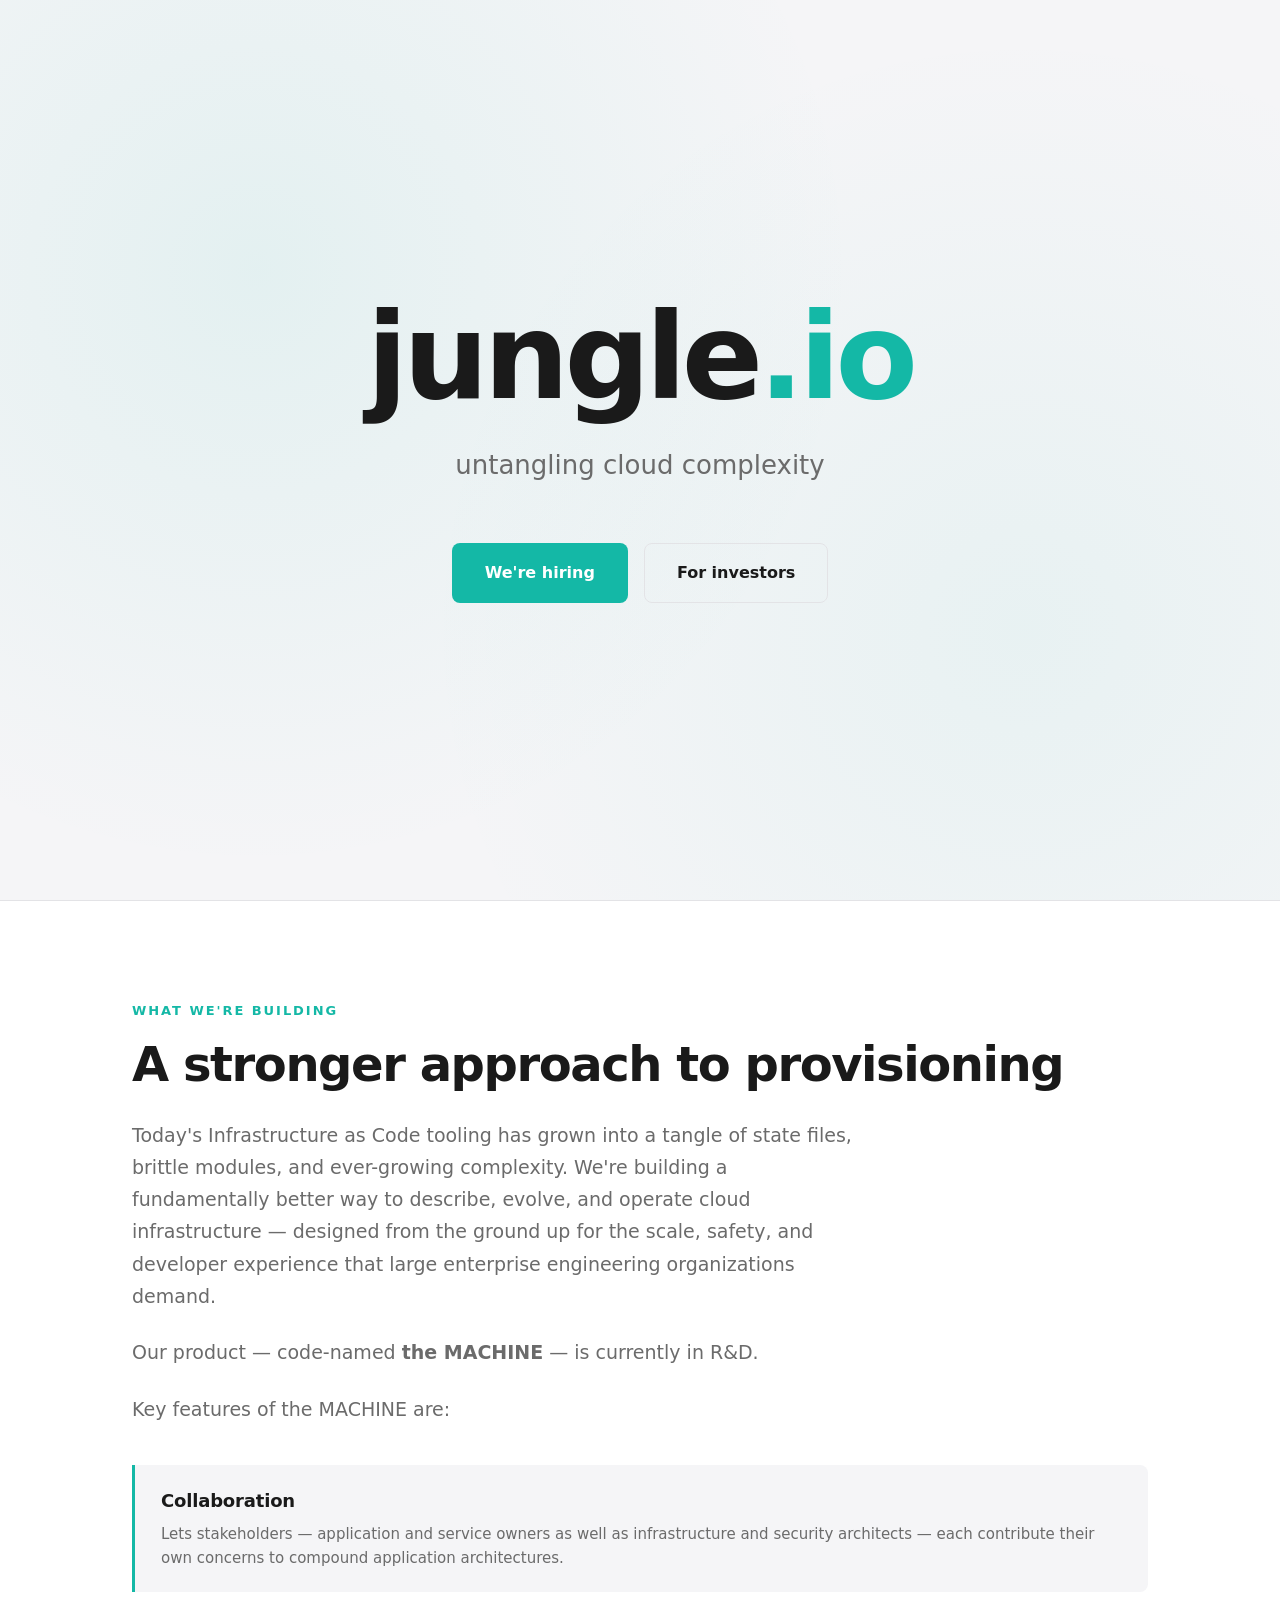
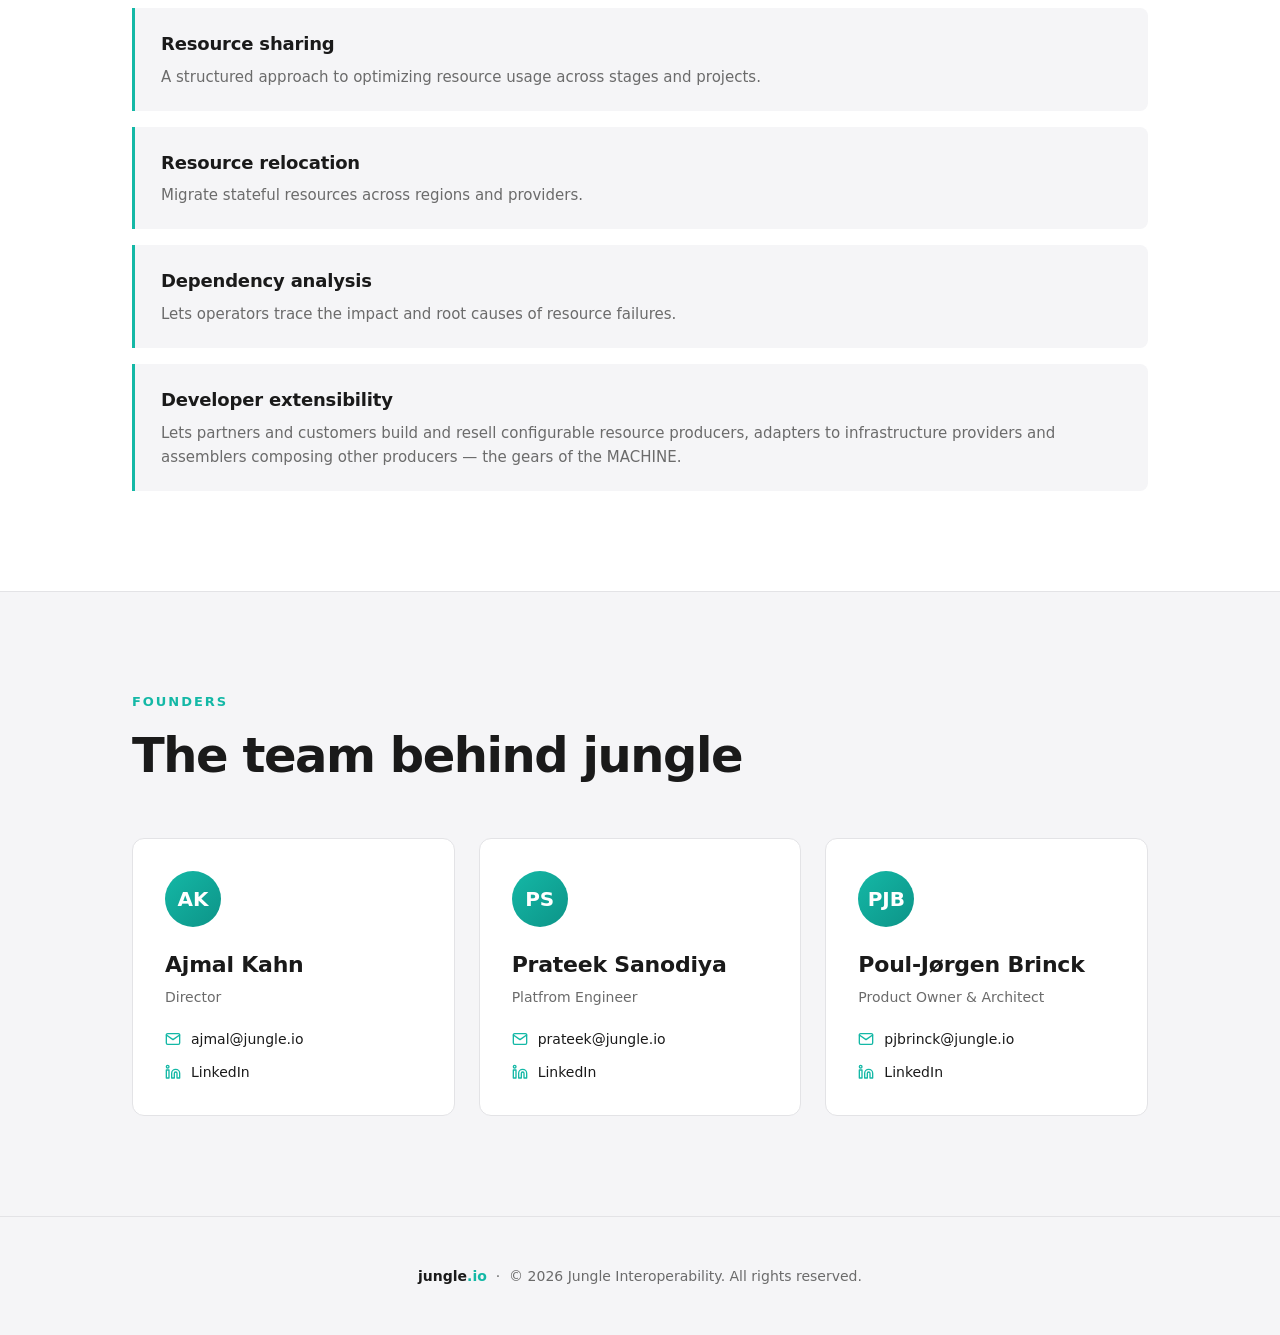
<file: index.html>
<!DOCTYPE html>
<html lang="en">
<head>
  <meta charset="UTF-8" />
  <meta name="viewport" content="width=device-width, initial-scale=1.0" />
  <title>jungle.io — Untangling cloud complexity</title>
  <meta name="description" content="jungle.io is building the next generation of Infrastructure as Code tooling for large international enterprises." />
  <link rel="stylesheet" href="styles.css" />
</head>
<body>

  <!-- Hero -->
  <section class="hero">
    <h1>jungle<span class="accent">.io</span></h1>
    <p class="tagline">
      untangling cloud complexity
    </p>
    <div class="cta-row">
      <a href="hiring.html" class="btn btn-primary">We're hiring</a>
      <a href="investors.html" class="btn btn-secondary">For investors</a>
    </div>
  </section>

  <!-- What we're building -->
  <section class="block">
    <div class="container reveal">
      <div class="section-label">What we're building</div>
      <h2 class="section-title">A stronger approach to provisioning</h2>
      <p class="section-lead">
        Today's Infrastructure as Code tooling has grown into a tangle of state files,
        brittle modules, and ever-growing complexity. We're building a fundamentally
        better way to describe, evolve, and operate cloud infrastructure — designed
        from the ground up for the scale, safety, and developer experience that large
        enterprise engineering organizations demand.
      </p>
      <p class="section-lead" style="margin-top: 24px;">
        Our product — code-named <strong>the MACHINE</strong> — is currently in R&amp;D.
      </p>
      <p class="section-lead" style="margin-top: 24px;">
        Key features of the MACHINE are:
      </p>

      <div class="features">
        <div class="feature-item">
          <h3>Collaboration</h3>
          <p>Lets stakeholders — application and service owners as well as infrastructure and security architects — each contribute their own concerns to compound application architectures.</p>
        </div>
        <div class="feature-item">
          <h3>Resource sharing</h3>
          <p>A structured approach to optimizing resource usage across stages and projects.</p>
        </div>
        <div class="feature-item">
          <h3>Resource relocation</h3>
          <p>Migrate stateful resources across regions and providers.</p>
        </div>
        <div class="feature-item">
          <h3>Dependency analysis</h3>
          <p>Lets operators trace the impact and root causes of resource failures.</p>
        </div>
        <div class="feature-item">
          <h3>Developer extensibility</h3>
          <p>Lets partners and customers build and resell configurable resource producers, adapters to infrastructure providers and assemblers composing other producers — the gears of the MACHINE.</p>
        </div>
      </div>
    </div>
  </section>

  <!-- Founders -->
  <section class="block alt">
    <div class="container reveal">
      <div class="section-label">Founders</div>
      <h2 class="section-title">The team behind jungle</h2>

      <div class="founders">
        <!-- Founder 1 -->
        <article class="founder-card">
          <div class="avatar">AK</div>
          <h3>Ajmal Kahn</h3>
          <div class="role">Director</div>
          <ul class="contacts">
            <li>
              <svg class="icon" viewBox="0 0 24 24" fill="none" stroke="currentColor" stroke-width="2" stroke-linecap="round" stroke-linejoin="round"><path d="M4 4h16c1.1 0 2 .9 2 2v12c0 1.1-.9 2-2 2H4c-1.1 0-2-.9-2-2V6c0-1.1.9-2 2-2z"/><polyline points="22,6 12,13 2,6"/></svg>
              <a href="mailto:ajmal@jungle.io">ajmal@jungle.io</a>
            </li>
            <li>
              <svg class="icon" viewBox="0 0 24 24" fill="none" stroke="currentColor" stroke-width="2" stroke-linecap="round" stroke-linejoin="round"><path d="M16 8a6 6 0 0 1 6 6v7h-4v-7a2 2 0 0 0-4 0v7h-4v-7a6 6 0 0 1 6-6z"/><rect x="2" y="9" width="4" height="12"/><circle cx="4" cy="4" r="2"/></svg>
              <a href="https://www.linkedin.com/in/ajmalkhansandiego/" target="_blank" rel="noopener">LinkedIn</a>
            </li>
          </ul>
        </article>

        <!-- Founder 2 -->
        <article class="founder-card">
          <div class="avatar">PS</div>
          <h3>Prateek Sanodiya</h3>
          <div class="role">Platfrom Engineer</div>
          <ul class="contacts">
            <li>
              <svg class="icon" viewBox="0 0 24 24" fill="none" stroke="currentColor" stroke-width="2" stroke-linecap="round" stroke-linejoin="round"><path d="M4 4h16c1.1 0 2 .9 2 2v12c0 1.1-.9 2-2 2H4c-1.1 0-2-.9-2-2V6c0-1.1.9-2 2-2z"/><polyline points="22,6 12,13 2,6"/></svg>
              <a href="mailto:prateek@jungle.io">prateek@jungle.io</a>
            </li>
            <li>
              <svg class="icon" viewBox="0 0 24 24" fill="none" stroke="currentColor" stroke-width="2" stroke-linecap="round" stroke-linejoin="round"><path d="M16 8a6 6 0 0 1 6 6v7h-4v-7a2 2 0 0 0-4 0v7h-4v-7a6 6 0 0 1 6-6z"/><rect x="2" y="9" width="4" height="12"/><circle cx="4" cy="4" r="2"/></svg>
              <a href="https://www.linkedin.com/in/prateek937/" target="_blank" rel="noopener">LinkedIn</a>
            </li>
          </ul>
        </article>

        <!-- Founder 3 -->
        <article class="founder-card">
            <div class="avatar">PJB</div>
            <h3>Poul-Jørgen Brinck</h3>
            <div class="role">Product Owner & Architect</div>
            <ul class="contacts">
                <li>
                <svg class="icon" viewBox="0 0 24 24" fill="none" stroke="currentColor" stroke-width="2" stroke-linecap="round" stroke-linejoin="round"><path d="M4 4h16c1.1 0 2 .9 2 2v12c0 1.1-.9 2-2 2H4c-1.1 0-2-.9-2-2V6c0-1.1.9-2 2-2z"/><polyline points="22,6 12,13 2,6"/></svg>
                <a href="mailto:pjbrinck@jungle.io">pjbrinck@jungle.io</a>
                </li>
                <li>
                <svg class="icon" viewBox="0 0 24 24" fill="none" stroke="currentColor" stroke-width="2" stroke-linecap="round" stroke-linejoin="round"><path d="M16 8a6 6 0 0 1 6 6v7h-4v-7a2 2 0 0 0-4 0v7h-4v-7a6 6 0 0 1 6-6z"/><rect x="2" y="9" width="4" height="12"/><circle cx="4" cy="4" r="2"/></svg>
                <a href="https://www.linkedin.com/in/pjbrinck/" target="_blank" rel="noopener">LinkedIn</a>
                </li>
            </ul>
            </article>
    
          
      </div>
    </div>
  </section>

  <footer>
    <div class="container">
      <span class="brand">jungle<span class="dot">.io</span></span> &nbsp;·&nbsp;
      &copy; 2026 Jungle Interoperability. All rights reserved.
    </div>
  </footer>

  <script>
    const observer = new IntersectionObserver((entries) => {
      entries.forEach(e => { if (e.isIntersecting) e.target.classList.add('visible'); });
    }, { threshold: 0.15 });
    document.querySelectorAll('.reveal').forEach(el => observer.observe(el));
  </script>
</body>
</html>
</file>
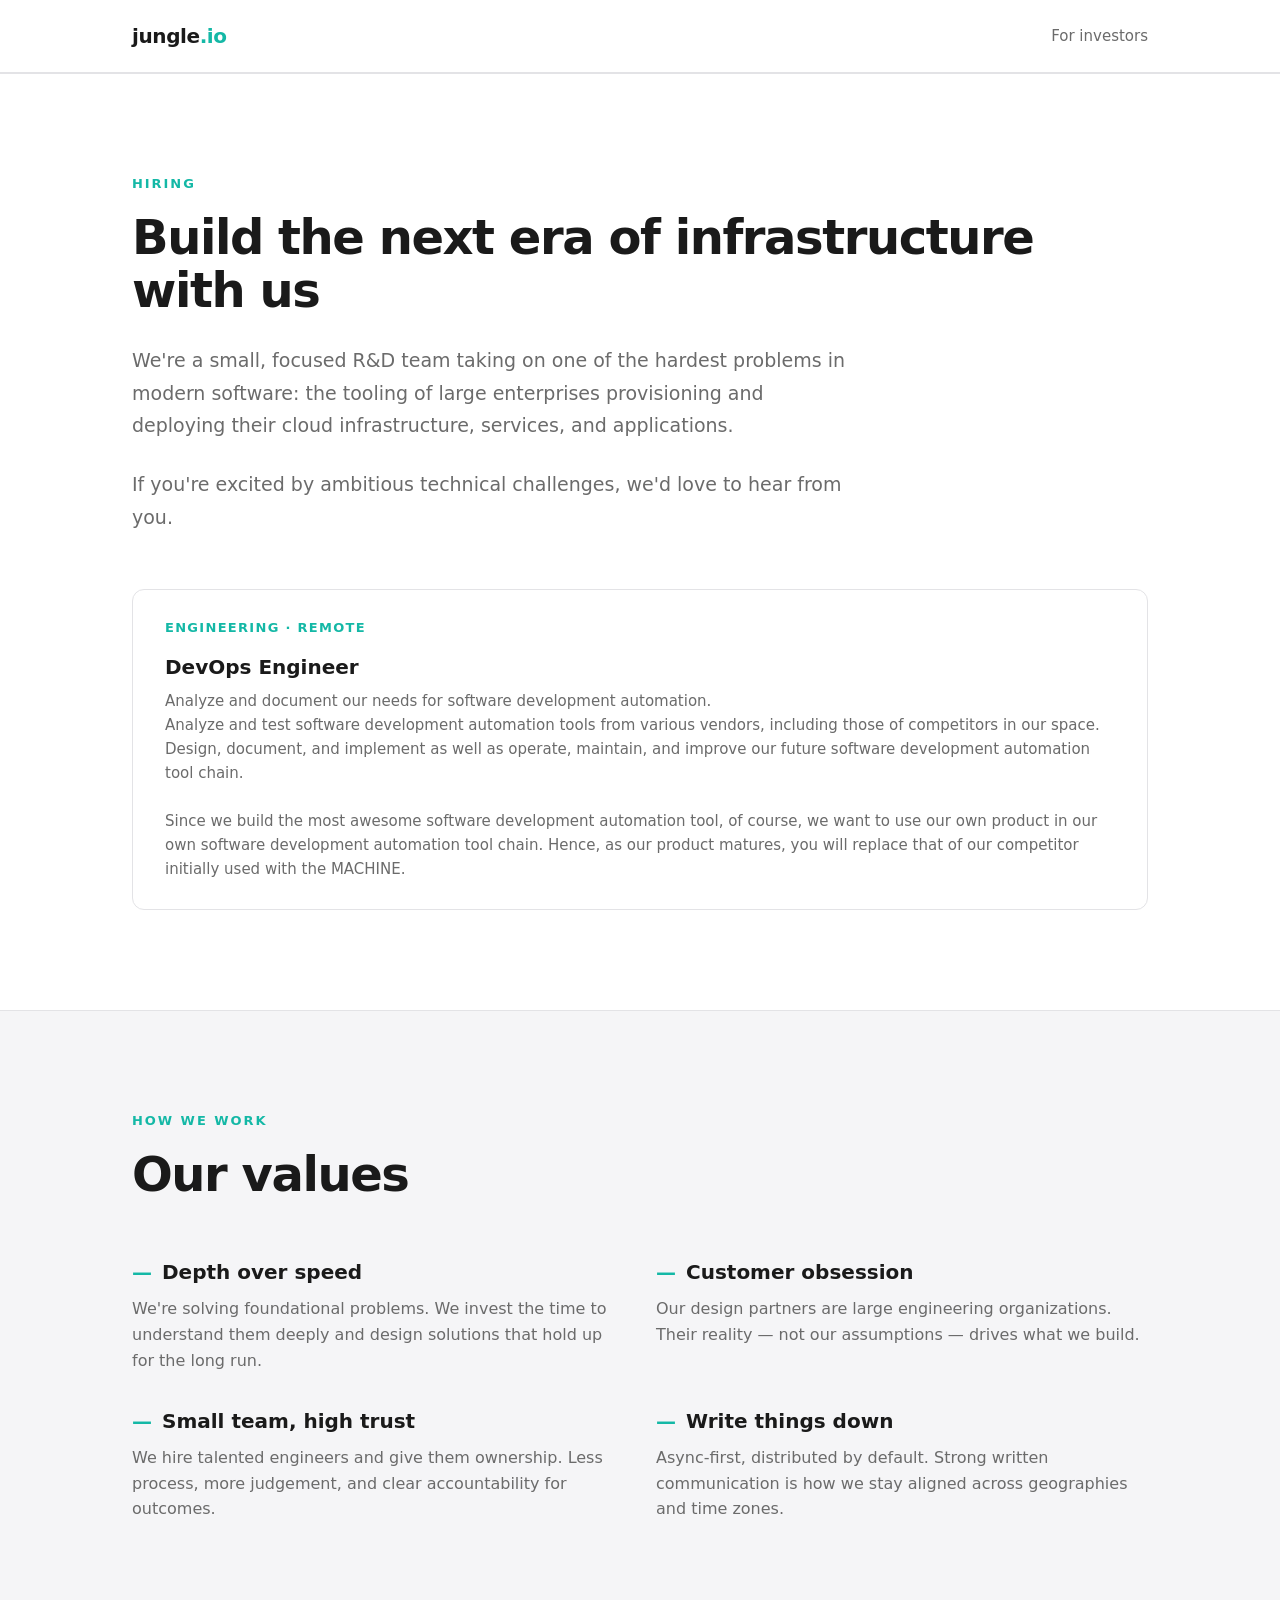
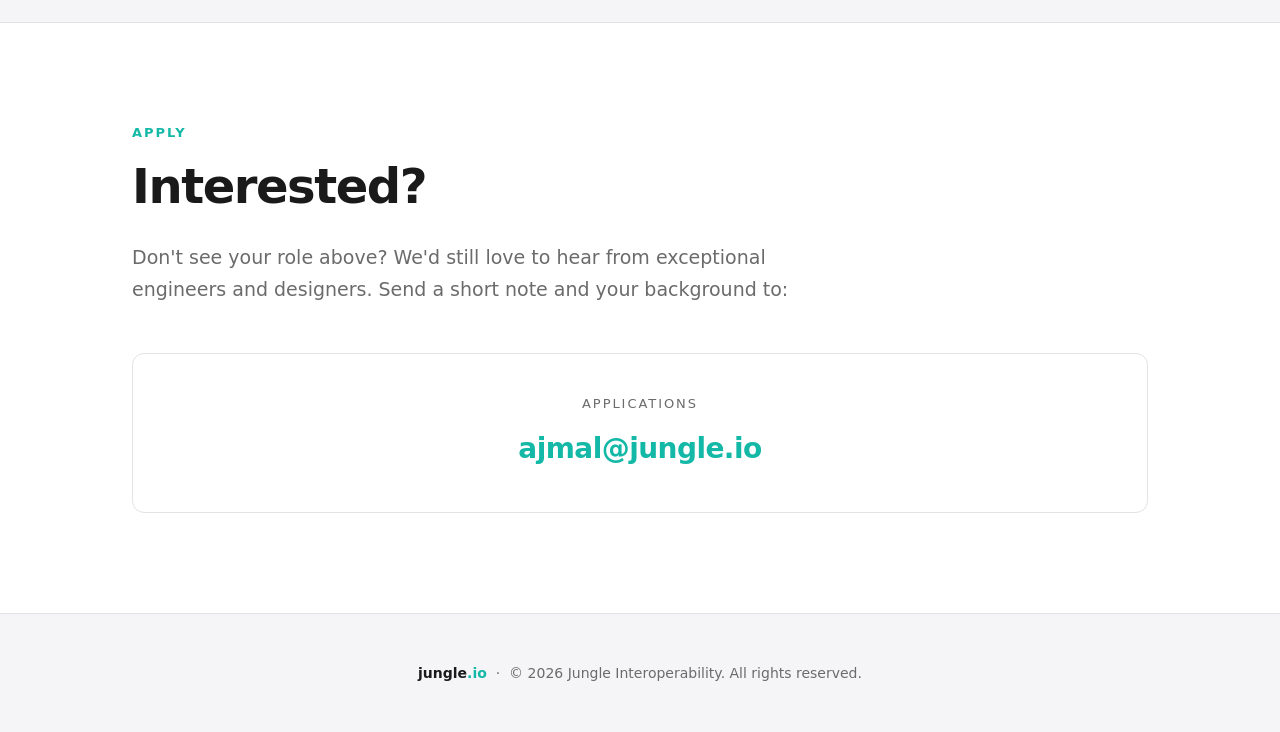
<file: hiring.html>
<!DOCTYPE html>
<html lang="en">
<head>
  <meta charset="UTF-8" />
  <meta name="viewport" content="width=device-width, initial-scale=1.0" />
  <title>Hiring — jungle.io</title>
  <meta name="description" content="Open roles, values, and how to apply at jungle.io." />
  <link rel="stylesheet" href="styles.css" />
</head>
<body>

  <header class="site-header">
    <div class="container">
      <a href="index.html" class="brand">jungle<span class="dot">.io</span></a>
      <nav>
        <a href="investors.html">For investors</a>
      </nav>
    </div>
  </header>

  <!-- Open roles -->
  <section class="block">
    <div class="container reveal">
      <div class="section-label">Hiring</div>
      <h2 class="section-title">Build the next era of infrastructure with us</h2>
      <p class="section-lead">
        We're a small, focused R&amp;D team taking on one of the hardest problems in
        modern software: the tooling of large enterprises provisioning and deploying their
        cloud infrastructure, services, and applications. 
      </p>
      <p>&nbsp;</p>
      <p class="section-lead">
        If you're excited by ambitious technical challenges, we'd love to hear from you.
      </p>

      <div class="roles">
        <div class="role-item">
          <div class="meta">Engineering · Remote</div>
          <h3>DevOps Engineer</h3>
          <p>Analyze and document our needs for software development automation.</p>
          <p>Analyze and test software development automation tools from various vendors, including those of competitors in our space.</p>
          <p>Design, document, and implement as well as operate, maintain, and improve our future software development automation tool chain.</p>
          <p>&nbsp;</p>
          <p>Since we build the most awesome software development automation tool, of course, we want to use our own product in our own software development automation tool chain. Hence, as our product matures, you will replace that of our competitor initially used with the MACHINE.</p>
        </div>
      </div>
    </div>
  </section>

  <!-- Values -->
  <section class="block alt">
    <div class="container reveal">
      <div class="section-label">How we work</div>
      <h2 class="section-title">Our values</h2>

      <div class="values">
        <div class="value-item">
          <h3>Depth over speed</h3>
          <p>We're solving foundational problems. We invest the time to understand them deeply and design solutions that hold up for the long run.</p>
        </div>
        <div class="value-item">
          <h3>Customer obsession</h3>
          <p>Our design partners are large engineering organizations. Their reality — not our assumptions — drives what we build.</p>
        </div>
        <div class="value-item">
          <h3>Small team, high trust</h3>
          <p>We hire talented engineers and give them ownership. Less process, more judgement, and clear accountability for outcomes.</p>
        </div>
        <div class="value-item">
          <h3>Write things down</h3>
          <p>Async-first, distributed by default. Strong written communication is how we stay aligned across geographies and time zones.</p>
        </div>
      </div>
    </div>
  </section>

  <!-- Contact -->
  <section class="block">
    <div class="container reveal">
      <div class="section-label">Apply</div>
      <h2 class="section-title">Interested?</h2>
      <p class="section-lead">
        Don't see your role above? We'd still love to hear from exceptional engineers
        and designers. Send a short note and your background to:
      </p>
      <div class="contact-box">
        <div class="label">Applications</div>
        <a href="mailto:ajmal@jungle.io">ajmal@jungle.io</a>
      </div>
    </div>
  </section>

  <footer>
    <div class="container">
      <span class="brand">jungle<span class="dot">.io</span></span> &nbsp;·&nbsp;
      &copy; 2026 Jungle Interoperability. All rights reserved.
    </div>
  </footer>

  <script>
    const observer = new IntersectionObserver((entries) => {
      entries.forEach(e => { if (e.isIntersecting) e.target.classList.add('visible'); });
    }, { threshold: 0.15 });
    document.querySelectorAll('.reveal').forEach(el => observer.observe(el));
  </script>
</body>
</html>
</file>
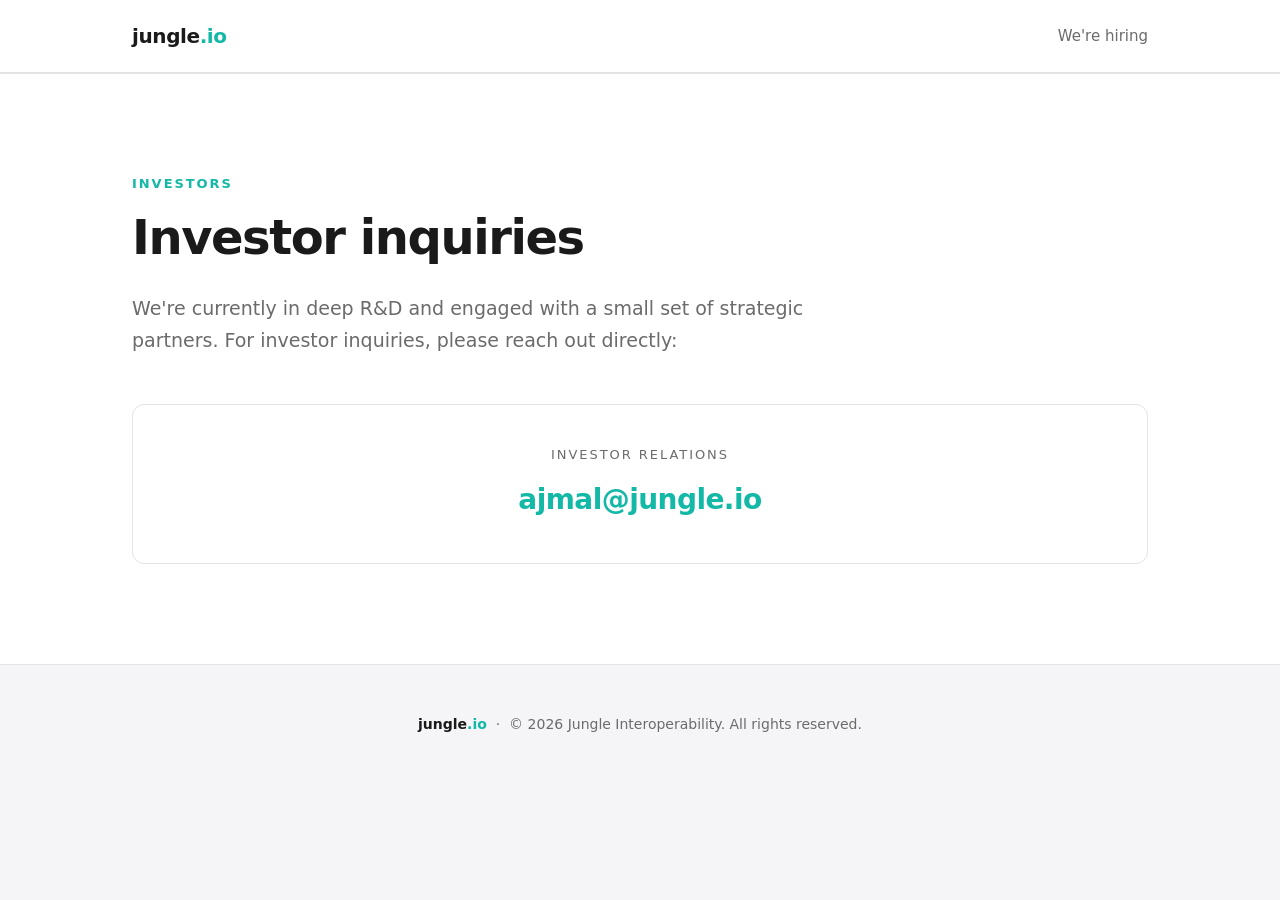
<file: investors.html>
<!DOCTYPE html>
<html lang="en">
<head>
  <meta charset="UTF-8" />
  <meta name="viewport" content="width=device-width, initial-scale=1.0" />
  <title>Investors — jungle.io</title>
  <meta name="description" content="Investor inquiries for jungle.io." />
  <link rel="stylesheet" href="styles.css" />
</head>
<body>

  <header class="site-header">
    <div class="container">
      <a href="index.html" class="brand">jungle<span class="dot">.io</span></a>
      <nav>
        <a href="hiring.html">We're hiring</a>
      </nav>
    </div>
  </header>

  <section class="block">
    <div class="container reveal">
      <div class="section-label">Investors</div>
      <h2 class="section-title">Investor inquiries</h2>
      <p class="section-lead">
        We're currently in deep R&amp;D and engaged with a small set of strategic
        partners. For investor inquiries, please reach out directly:
      </p>
      <div class="contact-box">
        <div class="label">Investor relations</div>
        <a href="mailto:ajmal@jungle.io">ajmal@jungle.io</a>
      </div>
    </div>
  </section>

  <footer>
    <div class="container">
      <span class="brand">jungle<span class="dot">.io</span></span> &nbsp;·&nbsp;
      &copy; 2026 Jungle Interoperability. All rights reserved.
    </div>
  </footer>

  <script>
    const observer = new IntersectionObserver((entries) => {
      entries.forEach(e => { if (e.isIntersecting) e.target.classList.add('visible'); });
    }, { threshold: 0.15 });
    document.querySelectorAll('.reveal').forEach(el => observer.observe(el));
  </script>
</body>
</html>
</file>
<file: styles.css>
:root {
  --bg: #f5f5f7;
  --bg-alt: #ffffff;
  --bg-dark: #1c1c1e;
  --text: #1a1a1a;
  --text-muted: #6b6b6b;
  --border: #e3e3e6;
  --accent: #14b8a6;
  --accent-hover: #0d9488;
  --shadow: 0 1px 3px rgba(0,0,0,0.04), 0 8px 24px rgba(0,0,0,0.06);
}

* { box-sizing: border-box; margin: 0; padding: 0; }

html { scroll-behavior: smooth; }

body {
  font-family: "Segoe UI", system-ui, -apple-system, "Helvetica Neue", Arial, sans-serif;
  font-size: 17px;
  line-height: 1.6;
  color: var(--text);
  background: var(--bg);
  -webkit-font-smoothing: antialiased;
}

a { color: var(--accent); text-decoration: none; transition: color 0.2s ease; }
a:hover { color: var(--accent-hover); }

.container {
  max-width: 1080px;
  margin: 0 auto;
  padding: 0 32px;
}

/* ---------- Site header (subpages) ---------- */
.site-header {
  border-bottom: 1px solid var(--border);
  background: var(--bg-alt);
  padding: 20px 0;
}
.site-header .container {
  display: flex;
  align-items: center;
  justify-content: space-between;
}
.site-header .brand {
  font-weight: 600;
  font-size: 20px;
  color: var(--text);
  letter-spacing: -0.02em;
}
.site-header .brand .dot { color: var(--accent); }
.site-header nav a {
  margin-left: 28px;
  color: var(--text-muted);
  font-size: 15px;
  font-weight: 500;
}
.site-header nav a:hover { color: var(--accent); }

/* ---------- Hero ---------- */
.hero {
  min-height: 100vh;
  display: flex;
  flex-direction: column;
  justify-content: center;
  align-items: center;
  text-align: center;
  padding: 80px 32px;
  position: relative;
  overflow: hidden;
}

.hero::before {
  content: "";
  position: absolute;
  inset: 0;
  background:
    radial-gradient(circle at 20% 30%, rgba(20,184,166,0.08), transparent 50%),
    radial-gradient(circle at 80% 70%, rgba(20,184,166,0.06), transparent 50%);
  animation: drift 20s ease-in-out infinite alternate;
  z-index: 0;
}

@keyframes drift {
  from { transform: translate(0, 0) scale(1); }
  to   { transform: translate(-30px, 20px) scale(1.05); }
}

.hero > * { position: relative; z-index: 1; }

.hero h1 {
  font-size: clamp(56px, 10vw, 120px);
  font-weight: 700;
  letter-spacing: -0.04em;
  line-height: 1;
  color: var(--text);
  opacity: 0;
  transform: translateY(20px);
  animation: rise 0.9s ease 0.1s forwards;
}
.hero h1 .accent { color: var(--accent); }

.hero .tagline {
  margin-top: 28px;
  font-size: clamp(20px, 2.4vw, 26px);
  color: var(--text-muted);
  font-weight: 400;
  max-width: 720px;
  opacity: 0;
  transform: translateY(20px);
  animation: rise 0.9s ease 0.35s forwards;
}

.hero .cta-row {
  margin-top: 56px;
  display: flex;
  gap: 16px;
  flex-wrap: wrap;
  justify-content: center;
  opacity: 0;
  transform: translateY(20px);
  animation: rise 0.9s ease 0.6s forwards;
}

@keyframes rise {
  to { opacity: 1; transform: translateY(0); }
}

.btn {
  display: inline-block;
  padding: 16px 32px;
  font-size: 16px;
  font-weight: 600;
  border-radius: 8px;
  transition: all 0.25s ease;
  border: 1px solid transparent;
  cursor: pointer;
}
.btn-primary {
  background: var(--accent);
  color: white;
}
.btn-primary:hover {
  background: var(--accent-hover);
  color: white;
  transform: translateY(-2px);
  box-shadow: 0 10px 20px rgba(20,184,166,0.25);
}
.btn-secondary {
  background: transparent;
  color: var(--text);
  border-color: var(--border);
}
.btn-secondary:hover {
  border-color: var(--accent);
  color: var(--accent);
  transform: translateY(-2px);
}

/* ---------- Section ---------- */
section.block {
  padding: 100px 0;
  background: var(--bg-alt);
  border-top: 1px solid var(--border);
}
section.block.alt {
  background: var(--bg);
}

.section-label {
  font-size: 13px;
  font-weight: 600;
  text-transform: uppercase;
  letter-spacing: 0.15em;
  color: var(--accent);
  margin-bottom: 16px;
}
.section-title {
  font-size: clamp(32px, 5vw, 48px);
  font-weight: 700;
  letter-spacing: -0.03em;
  line-height: 1.1;
  margin-bottom: 28px;
}
.section-lead {
  font-size: 19px;
  color: var(--text-muted);
  max-width: 720px;
  line-height: 1.7;
}

/* ---------- Founders ---------- */
.founders {
  display: grid;
  grid-template-columns: repeat(3, 1fr);
  gap: 24px;
  margin-top: 56px;
}
.founder-card {
  background: var(--bg-alt);
  border: 1px solid var(--border);
  border-radius: 12px;
  padding: 32px;
  transition: all 0.3s ease;
}
section.block.alt .founder-card { background: var(--bg-alt); }
.founder-card:hover {
  transform: translateY(-4px);
  box-shadow: var(--shadow);
  border-color: var(--accent);
}
.founder-card .avatar {
  width: 56px;
  height: 56px;
  border-radius: 50%;
  background: linear-gradient(135deg, var(--accent), var(--accent-hover));
  display: flex;
  align-items: center;
  justify-content: center;
  color: white;
  font-weight: 600;
  font-size: 20px;
  margin-bottom: 20px;
}
.founder-card h3 {
  font-size: 22px;
  font-weight: 600;
  letter-spacing: -0.01em;
  margin-bottom: 4px;
}
.founder-card .role {
  font-size: 14px;
  color: var(--text-muted);
  margin-bottom: 20px;
}
.founder-card .contacts {
  list-style: none;
  display: flex;
  flex-direction: column;
  gap: 10px;
}
.founder-card .contacts li {
  display: flex;
  align-items: center;
  gap: 10px;
  font-size: 14px;
  color: var(--text-muted);
}
.founder-card .contacts a { color: var(--text); }
.founder-card .contacts a:hover { color: var(--accent); }
.founder-card .icon {
  display: inline-block;
  width: 16px;
  height: 16px;
  flex-shrink: 0;
  color: var(--accent);
}

/* ---------- Features list ---------- */
.features {
  margin-top: 40px;
  display: grid;
  gap: 16px;
}
.feature-item {
  background: var(--bg);
  border-left: 3px solid var(--accent);
  padding: 22px 26px;
  border-radius: 0 8px 8px 0;
  transition: all 0.3s ease;
}
.feature-item:hover {
  transform: translateX(4px);
  background: var(--bg);
  box-shadow: var(--shadow);
}
.feature-item h3 {
  font-size: 18px;
  font-weight: 600;
  margin-bottom: 6px;
  letter-spacing: -0.01em;
}
.feature-item p {
  color: var(--text-muted);
  font-size: 15px;
  line-height: 1.6;
}

/* ---------- Roles list ---------- */
.roles {
  margin-top: 56px;
  display: grid;
  gap: 16px;
}
.role-item {
  background: var(--bg-alt);
  border: 1px solid var(--border);
  border-radius: 12px;
  padding: 28px 32px;
  transition: all 0.3s ease;
}
.role-item:hover {
  border-color: var(--accent);
  transform: translateX(4px);
}
.role-item h3 {
  font-size: 20px;
  font-weight: 600;
  margin-bottom: 6px;
}
.role-item .meta {
  font-size: 13px;
  color: var(--accent);
  text-transform: uppercase;
  letter-spacing: 0.1em;
  font-weight: 600;
  margin-bottom: 12px;
}
.role-item p {
  color: var(--text-muted);
  font-size: 15px;
}

/* ---------- Values ---------- */
.values {
  margin-top: 56px;
  display: grid;
  grid-template-columns: repeat(2, 1fr);
  gap: 32px;
}
.value-item h3 {
  font-size: 20px;
  font-weight: 600;
  margin-bottom: 8px;
}
.value-item h3::before {
  content: "—";
  color: var(--accent);
  margin-right: 10px;
}
.value-item p {
  color: var(--text-muted);
  font-size: 16px;
}

/* ---------- Contact box ---------- */
.contact-box {
  margin-top: 48px;
  padding: 40px;
  background: var(--bg-alt);
  border: 1px solid var(--border);
  border-radius: 12px;
  text-align: center;
}
section.block.alt .contact-box { background: var(--bg); }
.contact-box .label {
  font-size: 13px;
  text-transform: uppercase;
  letter-spacing: 0.15em;
  color: var(--text-muted);
  margin-bottom: 12px;
}
.contact-box a {
  font-size: 28px;
  font-weight: 600;
  letter-spacing: -0.02em;
}

/* ---------- Footer ---------- */
footer {
  padding: 48px 0;
  background: var(--bg);
  border-top: 1px solid var(--border);
  text-align: center;
  color: var(--text-muted);
  font-size: 14px;
}
footer .brand { color: var(--text); font-weight: 600; }
footer .dot { color: var(--accent); }

/* ---------- Reveal on scroll ---------- */
.reveal {
  opacity: 0;
  transform: translateY(24px);
  transition: opacity 0.7s ease, transform 0.7s ease;
}
.reveal.visible {
  opacity: 1;
  transform: translateY(0);
}

/* ---------- Responsive ---------- */
@media (max-width: 820px) {
  .founders { grid-template-columns: 1fr; }
  .values { grid-template-columns: 1fr; }
  .container { padding: 0 24px; }
  section.block { padding: 72px 0; }
  .site-header nav a { margin-left: 16px; }
}
</file>
